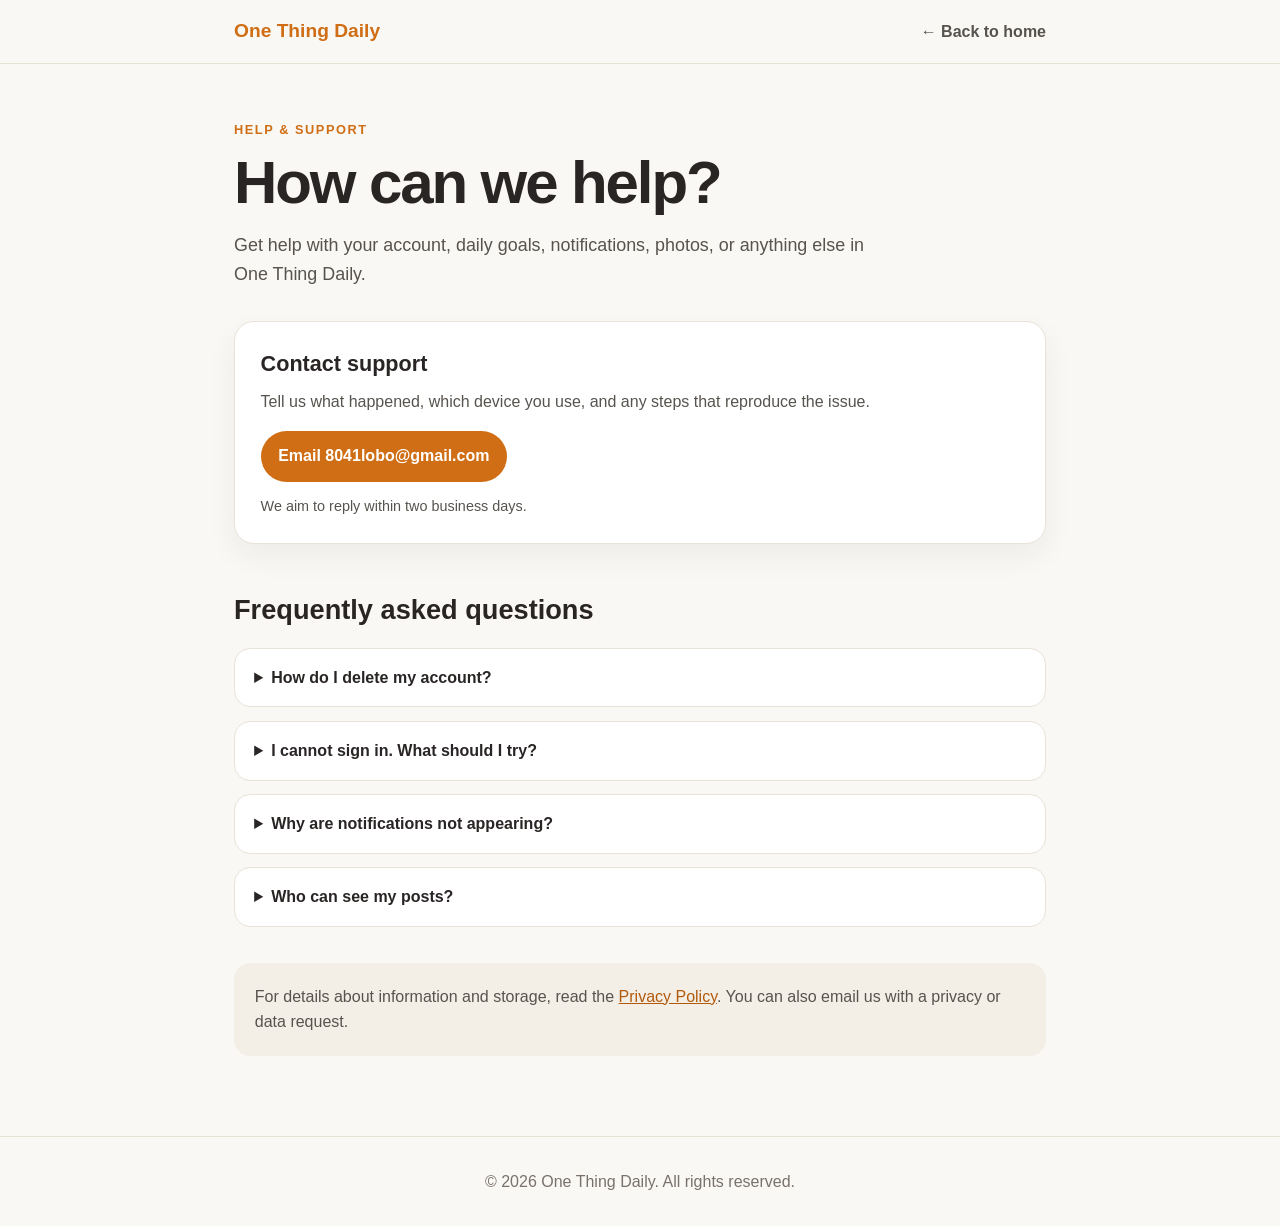
<file: support.html>
<!DOCTYPE html>
<html lang="en">
<head>
  <meta charset="UTF-8">
  <meta name="viewport" content="width=device-width, initial-scale=1.0">
  <title>Support — One Thing Daily</title>
  <meta name="description" content="Get help with One Thing Daily, contact support, and find account and privacy information.">
  <style>
    :root {
      --bg: #faf8f5; --surface: #fff; --soft: #f4efe6; --border: #e8e3d7;
      --primary: #cf6e14; --primary-dark: #b25a0c; --text: #292524;
      --secondary: #57534e; --muted: #78716c; --green: #3b7a57;
    }
    * { box-sizing: border-box; margin: 0; padding: 0; }
    body { min-height: 100vh; background: var(--bg); color: var(--text); font-family: -apple-system, BlinkMacSystemFont, "Segoe UI", sans-serif; line-height: 1.6; }
    header { border-bottom: 1px solid var(--border); background: rgba(250,248,245,.94); position: sticky; top: 0; }
    nav { max-width: 860px; margin: auto; padding: 1rem 1.5rem; display: flex; align-items: center; justify-content: space-between; gap: 1rem; }
    .logo { color: var(--primary); font-weight: 800; font-size: 1.2rem; text-decoration: none; }
    .back { color: var(--secondary); font-weight: 600; text-decoration: none; }
    main { max-width: 860px; margin: auto; padding: 3.5rem 1.5rem 5rem; }
    .eyebrow { color: var(--primary); font-size: .8rem; font-weight: 800; letter-spacing: .12em; text-transform: uppercase; }
    h1 { font-size: clamp(2.25rem, 7vw, 3.75rem); line-height: 1.08; margin: .65rem 0 1rem; letter-spacing: -.035em; }
    .intro { color: var(--secondary); font-size: 1.12rem; max-width: 650px; }
    .contact { margin: 2rem 0 2.75rem; padding: 1.6rem; background: var(--surface); border: 1px solid var(--border); border-radius: 20px; box-shadow: 0 12px 30px rgba(41,37,36,.06); }
    .contact h2 { font-size: 1.35rem; margin-bottom: .45rem; }
    .contact p { color: var(--secondary); }
    .email { display: inline-flex; margin-top: 1rem; padding: .8rem 1.1rem; border-radius: 999px; background: var(--primary); color: white; font-weight: 700; text-decoration: none; }
    .email:hover { background: var(--primary-dark); }
    .response { color: var(--muted); font-size: .9rem; margin-top: .8rem; }
    h2.section-title { font-size: 1.7rem; margin-bottom: 1rem; }
    .faq { display: grid; gap: .85rem; }
    details { background: var(--surface); border: 1px solid var(--border); border-radius: 16px; padding: 1rem 1.2rem; }
    summary { cursor: pointer; font-weight: 750; }
    details p { color: var(--secondary); padding-top: .75rem; }
    a { color: var(--primary-dark); }
    .privacy { margin-top: 2.25rem; padding: 1.3rem; border-radius: 16px; background: var(--soft); color: var(--secondary); }
    footer { padding: 2rem 1.5rem; text-align: center; color: var(--muted); border-top: 1px solid var(--border); }
    @media (max-width: 600px) { main { padding-top: 2.2rem; } .contact { padding: 1.25rem; } }
  </style>
</head>
<body>
  <header>
    <nav>
      <a class="logo" href="index.html">One Thing Daily</a>
      <a class="back" href="index.html">← Back to home</a>
    </nav>
  </header>
  <main>
    <p class="eyebrow">Help &amp; support</p>
    <h1>How can we help?</h1>
    <p class="intro">Get help with your account, daily goals, notifications, photos, or anything else in One Thing Daily.</p>

    <section class="contact" aria-labelledby="contact-title">
      <h2 id="contact-title">Contact support</h2>
      <p>Tell us what happened, which device you use, and any steps that reproduce the issue.</p>
      <a class="email" href="mailto:8041lobo@gmail.com?subject=One%20Thing%20Daily%20Support">Email 8041lobo@gmail.com</a>
      <p class="response">We aim to reply within two business days.</p>
    </section>

    <h2 class="section-title">Frequently asked questions</h2>
    <section class="faq">
      <details>
        <summary>How do I delete my account?</summary>
        <p>In the app, open Profile, tap the settings icon, scroll to Account, then choose Delete Account. Confirming permanently deletes your account and associated data.</p>
      </details>
      <details>
        <summary>I cannot sign in. What should I try?</summary>
        <p>Check your connection and confirm you are using the same sign-in method you used to create the account. For email accounts, also check that your email address was confirmed.</p>
      </details>
      <details>
        <summary>Why are notifications not appearing?</summary>
        <p>Open iPhone Settings, choose Notifications, then One Thing Daily and enable Allow Notifications. You can adjust reminder preferences from the app’s settings.</p>
      </details>
      <details>
        <summary>Who can see my posts?</summary>
        <p>Shared triumphs are intended for friends you connect with in the app. You can also keep a completed triumph private when posting it.</p>
      </details>
    </section>

    <p class="privacy">For details about information and storage, read the <a href="privacy.html">Privacy Policy</a>. You can also email us with a privacy or data request.</p>
  </main>
  <footer>© 2026 One Thing Daily. All rights reserved.</footer>
</body>
</html>
</file>
